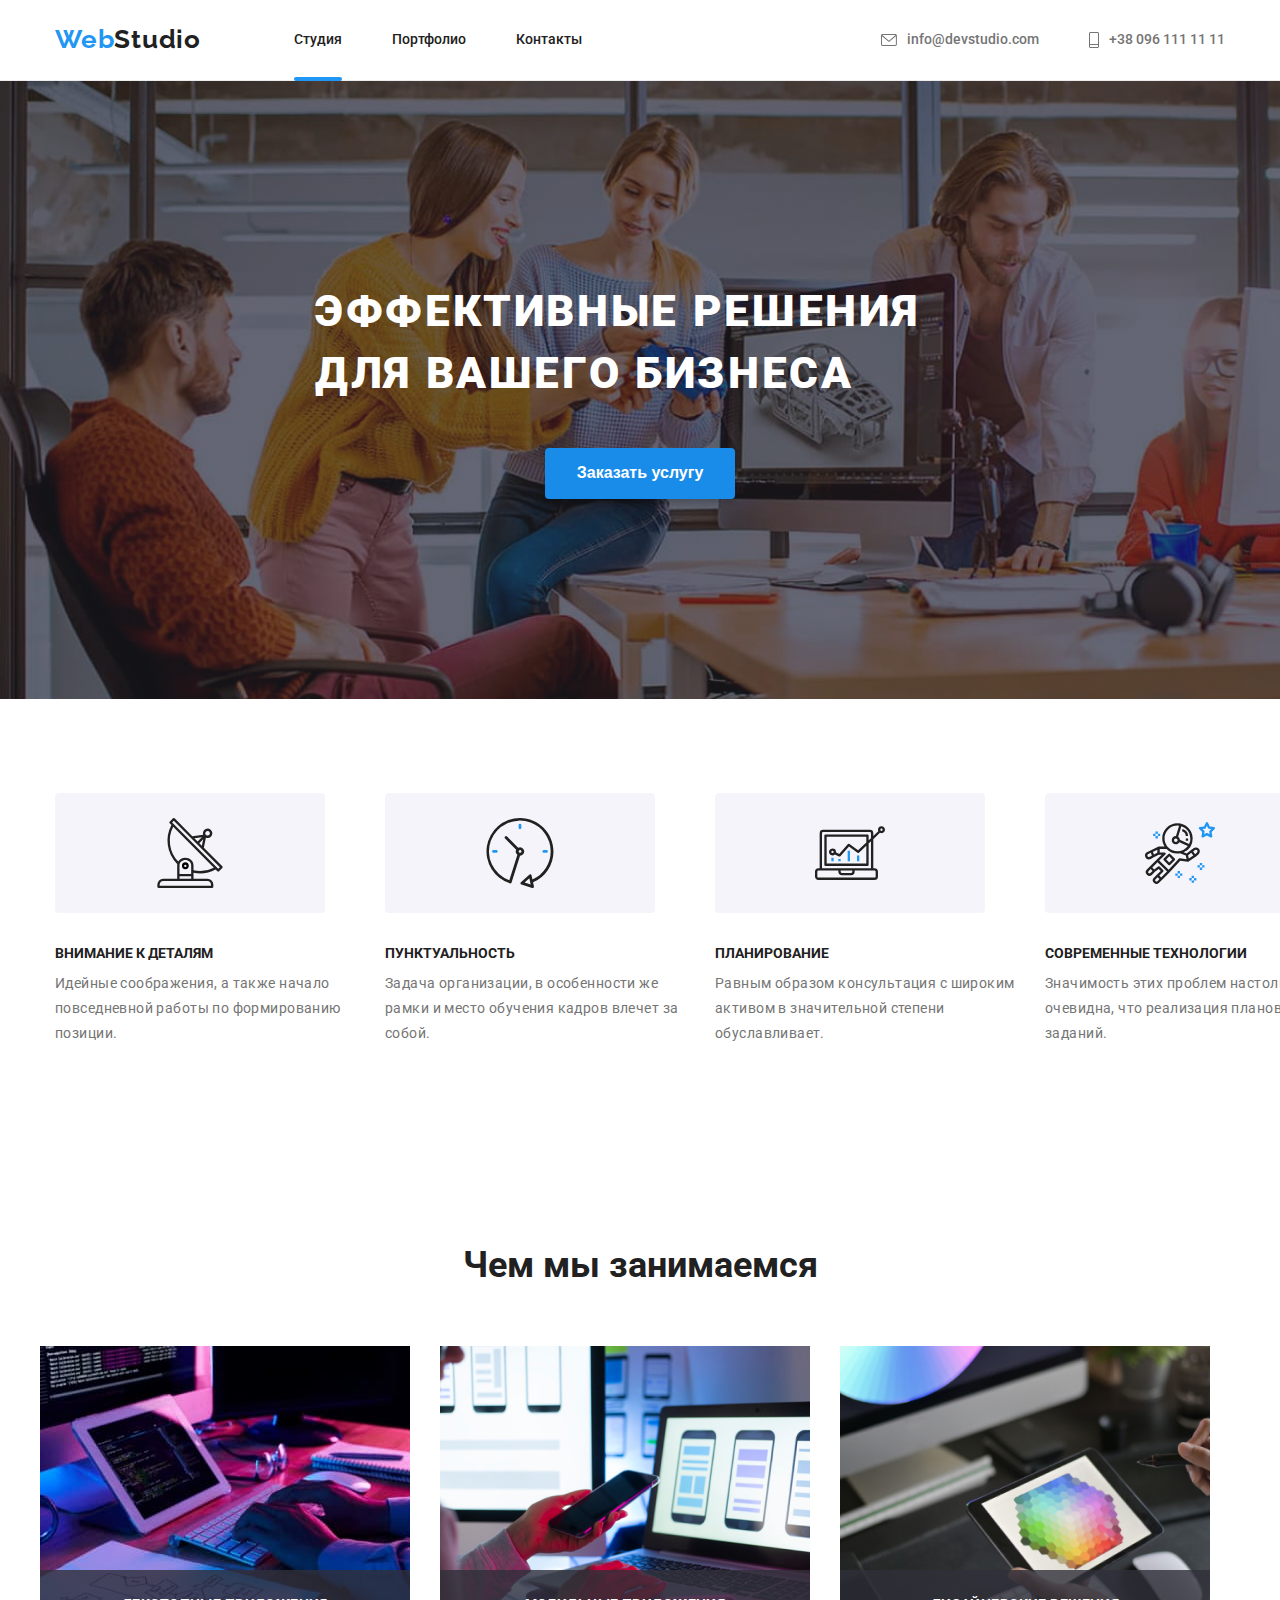
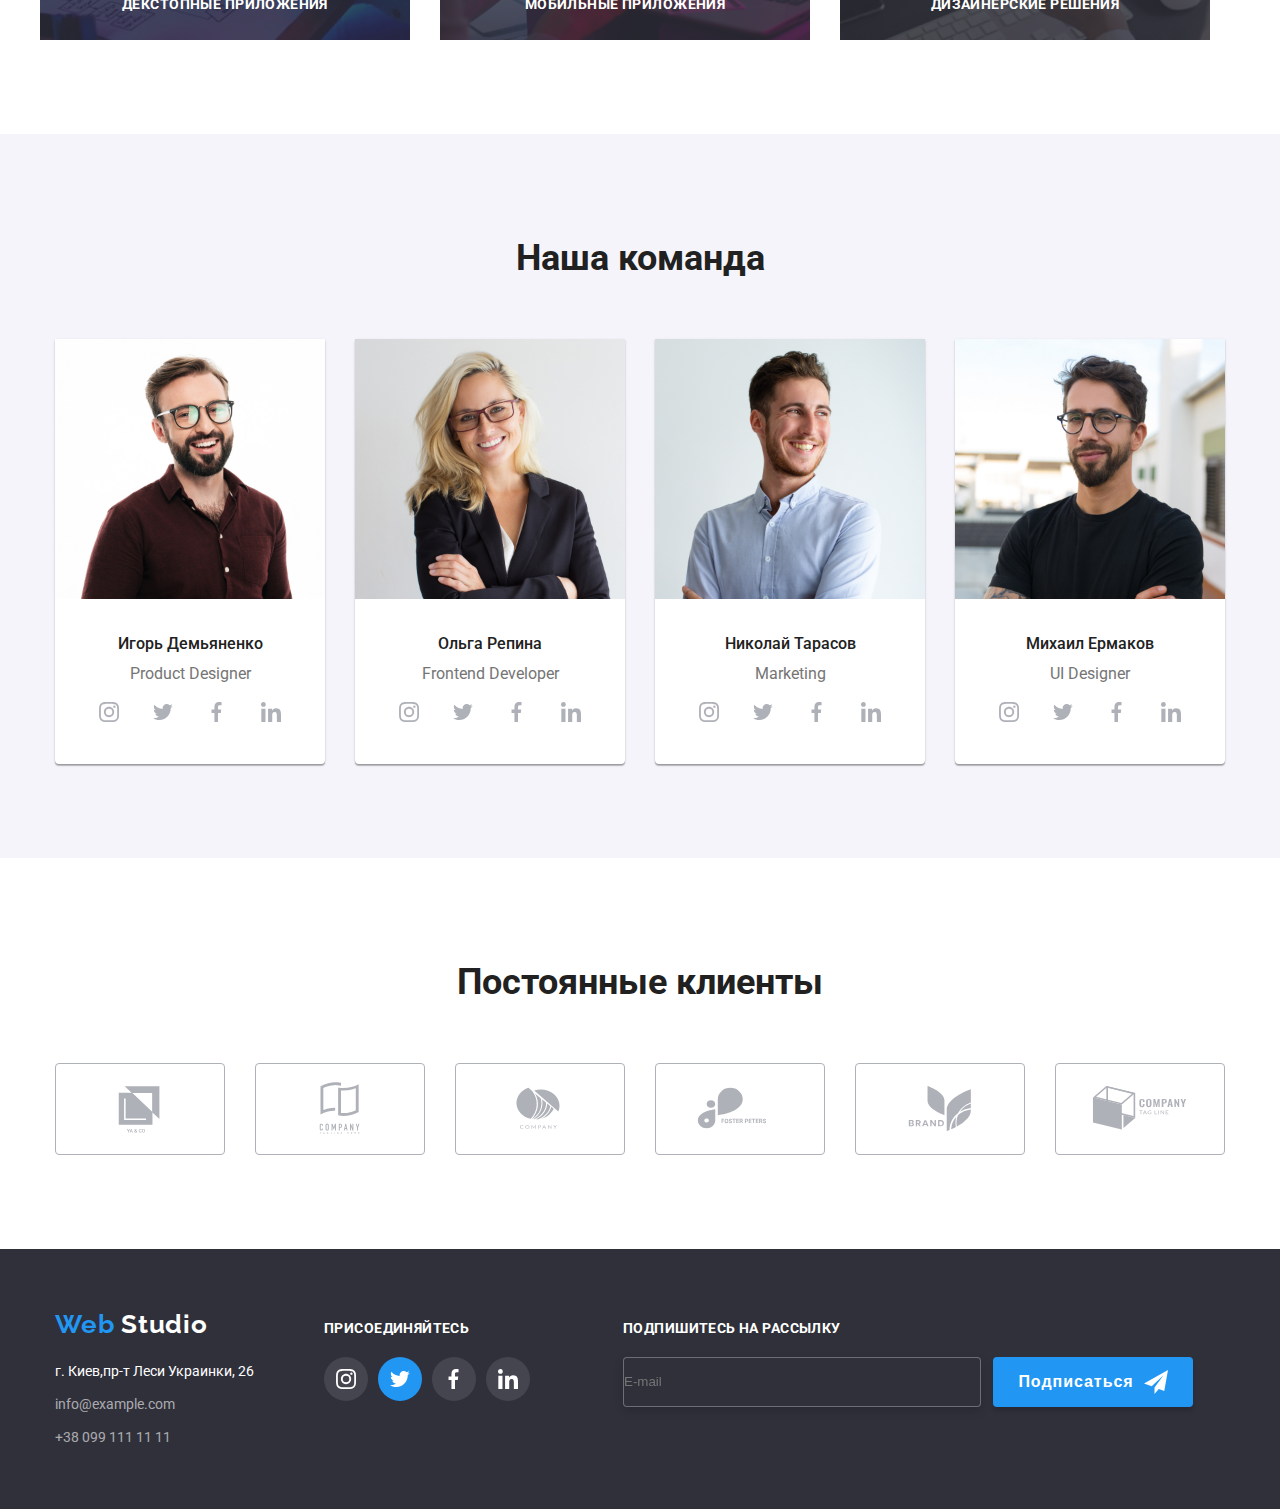
<file: index.html>
<!DOCTYPE html>
<html lang="en">
	<head>
		<title>WebStudio</title>
		<link rel="preconnect" href="https://fonts.googleapis.com" />
		<link rel="preconnect" href="https://fonts.gstatic.com" crossorigin />
		<link
			href="https://fonts.googleapis.com/css2?family=Montserrat:wght@400;700&family=Raleway:wght@700&family=Roboto:wght@400;500;700;900&display=swap"
			rel="stylesheet"
		/>
		<link href="https://cdnjs.cloudflare.com/ajax/libs/modern-normalize/1.1.0/modern-normalize.min.css" />
		<link rel="stylesheet" href="./css/reset.css" />
		<link rel="stylesheet" href="./css/styles.css" />
	</head>
	<body>
		<!--Header of the site-->
		<header>
			<div class="container">
				<nav>
					<a href="" class="logo">
						Web
						<span class="logo-color">Studio</span>
					</a>
					<ul class="main-links">
						<li><a href="" class="links underline">Студия</a></li>
						<li><a href="./portfolio.html" class="links">Портфолио</a></li>
						<li><a href="" class="links">Контакты</a></li>
					</ul>
				</nav>
				<ul class="main-contacts">
					<li>
						<a href="mailto:info@devstudio.com" class="contacts">
							<svg class="mail-icon" width="16" height="12">
								<use href="./images/sprite.svg#icon-envelope"></use>
							</svg>
							info@devstudio.com
						</a>
					</li>
					<li>
						<a href="tel:+380961111111" class="contacts">
							<svg class="mail-icon" width="10" height="16">
								<use href="./images/sprite.svg#icon-phone"></use>
							</svg>
							+38 096 111 11 11
						</a>
					</li>
				</ul>
			</div>
		</header>
		<main class="page-main">
			<!--Hero-->
			<div class="backdrop is-hidden" data-modal>
				<div class="modal">
					<button type="button" class="modal-cross" data-modal-close>
						<p class="cross">&#10006;</p>
					</button>
					<form>
						<b class="modal-headline">Оставьте свои данные, мы вам перезвоним</b>
					</form>
				</div>
			</div>
			<section class="hero">
				<h1 class="title">ЭФФЕКТИВНЫЕ РЕШЕНИЯ ДЛЯ ВАШЕГО БИЗНЕСА</h1>
				<button type="button" class="title-button" data-modal-open>Заказать услугу</button>
			</section>
			<!--Benefits-->
			<section class="section">
				<h2 class="hidden">Плюсы работы с WebStudio</h2>
				<div class="container">
					<ul class="our-benefits">
						<li class="advantages">
							<svg>
								<use href="./images/sprite.svg#icon-antenna" width="270" height="120"></use>
							</svg>
							<h3 class="benefits">ВНИМАНИЕ К ДЕТАЛЯМ</h3>
							<p class="sub-title">Идейные соображения, а также начало повседневной работы по формированию позиции.</p>
						</li>
						<li class="advantages">
							<svg>
								<use href="./images/sprite.svg#icon-clock" width="270" height="120"></use>
							</svg>
							<h3 class="benefits">ПУНКТУАЛЬНОСТЬ</h3>
							<p class="sub-title">
								Задача организации, в особенности же рамки и место обучения кадров влечет за собой.
							</p>
						</li>
						<li class="advantages">
							<svg>
								<use href="./images/sprite.svg#icon-diagram" width="270" height="120"></use>
							</svg>
							<h3 class="benefits">ПЛАНИРОВАНИЕ</h3>
							<p class="sub-title">
								Равным образом консультация с широким активом в значительной степени обуславливает.
							</p>
						</li>
						<li class="advantages">
							<svg>
								<use href="./images/sprite.svg#icon-astronaut" width="270" height="120"></use>
							</svg>
							<h3 class="benefits">СОВРЕМЕННЫЕ ТЕХНОЛОГИИ</h3>
							<p class="sub-title">Значимость этих проблем настолько очевидна, что реализация плановых заданий.</p>
						</li>
					</ul>
				</div>
			</section>
			<!--Our mission-->
			<section class="section">
				<h2 class="section-title">Чем мы занимаемся</h2>
				<div class="container">
					<ul class="our-mission">
						<li>
							<div class="mission-image">
								<img src="./images/img(1).jpg" alt="Комп'ютер с кодом" width="370" height="294" />
								<h3 class="mission-text">ДЕКСТОПНЫЕ ПРИЛОЖЕНИЯ</h3>
							</div>
						</li>
						<li>
							<div class="mission-image">
								<img src="./images/img(2).jpg" alt="Разработка на телефоне и комп'ютере" width="370" height="294" />
								<h3 class="mission-text">МОБИЛЬНЫЕ ПРИЛОЖЕНИЯ</h3>
							</div>
						</li>
						<li>
							<div class="mission-image">
								<img src="./images/img(3).jpg" alt="Планшет и ручка" width="370" height="294" />
								<h3 class="mission-text">ДИЗАЙНЕРСКИЕ РЕШЕНИЯ</h3>
							</div>
						</li>
					</ul>
				</div>
			</section>
			<!--Our team-->
			<section class="section team-section">
				<div class="container">
					<h2 class="section-title">Наша команда</h2>
					<ul class="team">
						<li class="team-items">
							<img src="./images/img(5).jpg" alt="Дизайнер продуктов" width="270" height="260" />
							<div class="team-thumb">
								<h3 class="team-title">Игорь Демьяненко</h3>
								<p class="team-text">Product Designer</p>
								<ul class="social-links">
									<li class="icon-clients">
										<a class="icons-design" href="">
											<svg class="networks" width="20" height="20">
												<use href="images/sprite.svg#icon-instagram"></use>
											</svg>
										</a>
									</li>
									<li class="links-design">
										<a class="icons-design" href="">
											<svg class="networks" width="20" height="20">
												<use href="images/sprite.svg#icon-twitter"></use>
											</svg>
										</a>
									</li>
									<li class="links-design">
										<a class="icons-design" href="">
											<svg class="networks" width="20" height="20">
												<use href="images/sprite.svg#icon-facebook"></use>
											</svg>
										</a>
									</li>
									<li class="links-design">
										<a class="icons-design" href="">
											<svg class="networks" width="20" height="20">
												<use href="images/sprite.svg#icon-linkedin"></use>
											</svg>
										</a>
									</li>
								</ul>
							</div>
						</li>
						<li class="team-items">
							<img src="./images/img(6).jpg" alt="Фронт-енд разработчик" width="270" height="260" />
							<div class="team-thumb">
								<h3 class="team-title">Ольга Репина</h3>
								<p class="team-text">Frontend Developer</p>
								<ul class="social-links">
									<li class="links-design">
										<a class="icons-design" href="">
											<svg class="networks" width="20" height="20">
												<use href="images/sprite.svg#icon-instagram"></use>
											</svg>
										</a>
									</li>
									<li class="links-design">
										<a class="icons-design" href="">
											<svg class="networks" width="20" height="20">
												<use href="images/sprite.svg#icon-twitter"></use>
											</svg>
										</a>
									</li>
									<li class="links-design">
										<a class="icons-design" href="">
											<svg class="networks" width="20" height="20">
												<use href="images/sprite.svg#icon-facebook"></use>
											</svg>
										</a>
									</li>
									<li class="links-design">
										<a class="icons-design" href="">
											<svg class="networks" width="20" height="20">
												<use href="images/sprite.svg#icon-linkedin"></use>
											</svg>
										</a>
									</li>
								</ul>
							</div>
						</li>
						<li class="team-items">
							<img src="./images/img(7).jpg" alt="Маркетолог" width="270" height="260" />
							<div class="team-thumb">
								<h3 class="team-title">Николай Тарасов</h3>
								<p class="team-text">Marketing</p>
								<ul class="social-links">
									<li class="links-design">
										<a class="icons-design" href="">
											<svg class="networks" width="20" height="20">
												<use href="images/sprite.svg#icon-instagram"></use>
											</svg>
										</a>
									</li>
									<li class="links-design">
										<a class="icons-design" href="">
											<svg class="networks" width="20" height="20">
												<use href="images/sprite.svg#icon-twitter"></use>
											</svg>
										</a>
									</li>
									<li class="links-design">
										<a class="icons-design" href="">
											<svg class="networks" width="20" height="20">
												<use href="images/sprite.svg#icon-facebook"></use>
											</svg>
										</a>
									</li>
									<li class="links-design">
										<a class="icons-design" href="">
											<svg class="networks" width="20" height="20">
												<use href="images/sprite.svg#icon-linkedin"></use>
											</svg>
										</a>
									</li>
								</ul>
							</div>
						</li>
						<li class="team-items">
							<img src="./images/img(8).jpg" alt="Дизайнер" width="270" height="260" />
							<div class="team-thumb">
								<h3 class="team-title">Михаил Ермаков</h3>
								<p class="team-text">UI Designer</p>
								<ul class="social-links">
									<li class="links-design">
										<a class="icons-design" href="">
											<svg class="networks" width="20" height="20">
												<use href="images/sprite.svg#icon-instagram"></use>
											</svg>
										</a>
									</li>
									<li class="links-design">
										<a class="icons-design" href="">
											<svg class="networks" width="20" height="20">
												<use href="images/sprite.svg#icon-twitter"></use>
											</svg>
										</a>
									</li>
									<li class="links-design">
										<a class="icons-design" href="">
											<svg class="networks" width="20" height="20">
												<use href="images/sprite.svg#icon-facebook"></use>
											</svg>
										</a>
									</li>
									<li class="links-design">
										<a class="icons-design" href="">
											<svg class="networks" width="20" height="20">
												<use href="images/sprite.svg#icon-linkedin"></use>
											</svg>
										</a>
									</li>
								</ul>
							</div>
						</li>
					</ul>
				</div>
			</section>
			<section class="section">
				<div class="container">
					<h2 class="section-title">Постоянные клиенты</h2>
					<ul class="customers">
						<li class="customers-item">
							<a class="customers-link" href="">
								<svg class="customers-icon">
									<use href="images/sprite.svg#icon-client1"></use>
								</svg>
							</a>
						</li>
						<li class="customers-item">
							<a class="customers-link" href="">
								<svg class="customers-icon">
									<use href="images/sprite.svg#icon-client2"></use>
								</svg>
							</a>
						</li>
						<li class="customers-item">
							<a class="customers-link" href="">
								<svg class="customers-icon">
									<use href="images/sprite.svg#icon-client3"></use>
								</svg>
							</a>
						</li>
						<li class="customers-item">
							<a class="customers-link" href="">
								<svg class="customers-icon">
									<use href="images/sprite.svg#icon-client4"></use>
								</svg>
							</a>
						</li>
						<li class="customers-item">
							<a class="customers-link" href="">
								<svg class="customers-icon">
									<use href="images/sprite.svg#icon-client5"></use>
								</svg>
							</a>
						</li>
						<li class="customers-item">
							<a class="customers-link" href="">
								<svg class="customers-icon">
									<use href="images/sprite.svg#icon-client6"></use>
								</svg>
							</a>
						</li>
					</ul>
				</div>
			</section>
		</main>
		<!--Footer-->
		<footer class="footer">
			<div class="footer-container container">
				<div class="footer-first">
					<a href="" class="logo">
						Web
						<span class="logo-footer">Studio</span>
					</a>
					<address class="address">г. Киев,пр-т Леси Украинки, 26</address>
					<ul>
						<li>
							<a href="mailto:info@example.com" class="communication">info@example.com</a>
						</li>
						<li>
							<a href="tel:+380991111111" class="communication">+38 099 111 11 11</a>
						</li>
					</ul>
				</div>
				<div class="social-networks">
					<h2 class="footer-title">ПРИСОЕДИНЯЙТЕСЬ</h2>
					<ul class="footer-icons">
						<li class="social-links-design">
							<a class="networks-design" href="">
								<svg class="networks" width="20" height="20">
									<use href="images/sprite.svg#icon-instagram"></use>
								</svg>
							</a>
						</li>
						<li class="social-links-design">
							<a class="networks-design twitter" href="">
								<svg class="networks" width="20" height="20">
									<use href="images/sprite.svg#icon-twitter"></use>
								</svg>
							</a>
						</li>
						<li class="social-links-design">
							<a class="networks-design" href="">
								<svg class="networks" width="20" height="20">
									<use href="images/sprite.svg#icon-facebook"></use>
								</svg>
							</a>
						</li>
						<li class="social-links-design">
							<a class="networks-design" href="">
								<svg class="networks" width="20" height="20">
									<use href="images/sprite.svg#icon-linkedin"></use>
								</svg>
							</a>
						</li>
					</ul>
				</div>
				<div class="subscribe-footer">
					<h2 class="footer-title">ПОДПИШИТЕСЬ НА РАССЫЛКУ</h2>
					<div class="subscribe-form">
						<form class="e-mail-form">
							<label for="mail"></label>
							<input class="mail-input" type="email" name="mail" placeholder="E-mail" id="mail" />
							<button class="subscribe-button" type="submit">
								Подписаться
								<svg class="telegram-svg" width="24" height="24">
									<use href="images/sprite.svg#icon-telegram"></use>
								</svg>
							</button>
						</form>
					</div>
				</div>
			</div>
		</footer>
		<script src="./js/modal.js"></script>
	</body>
</html>
</file>
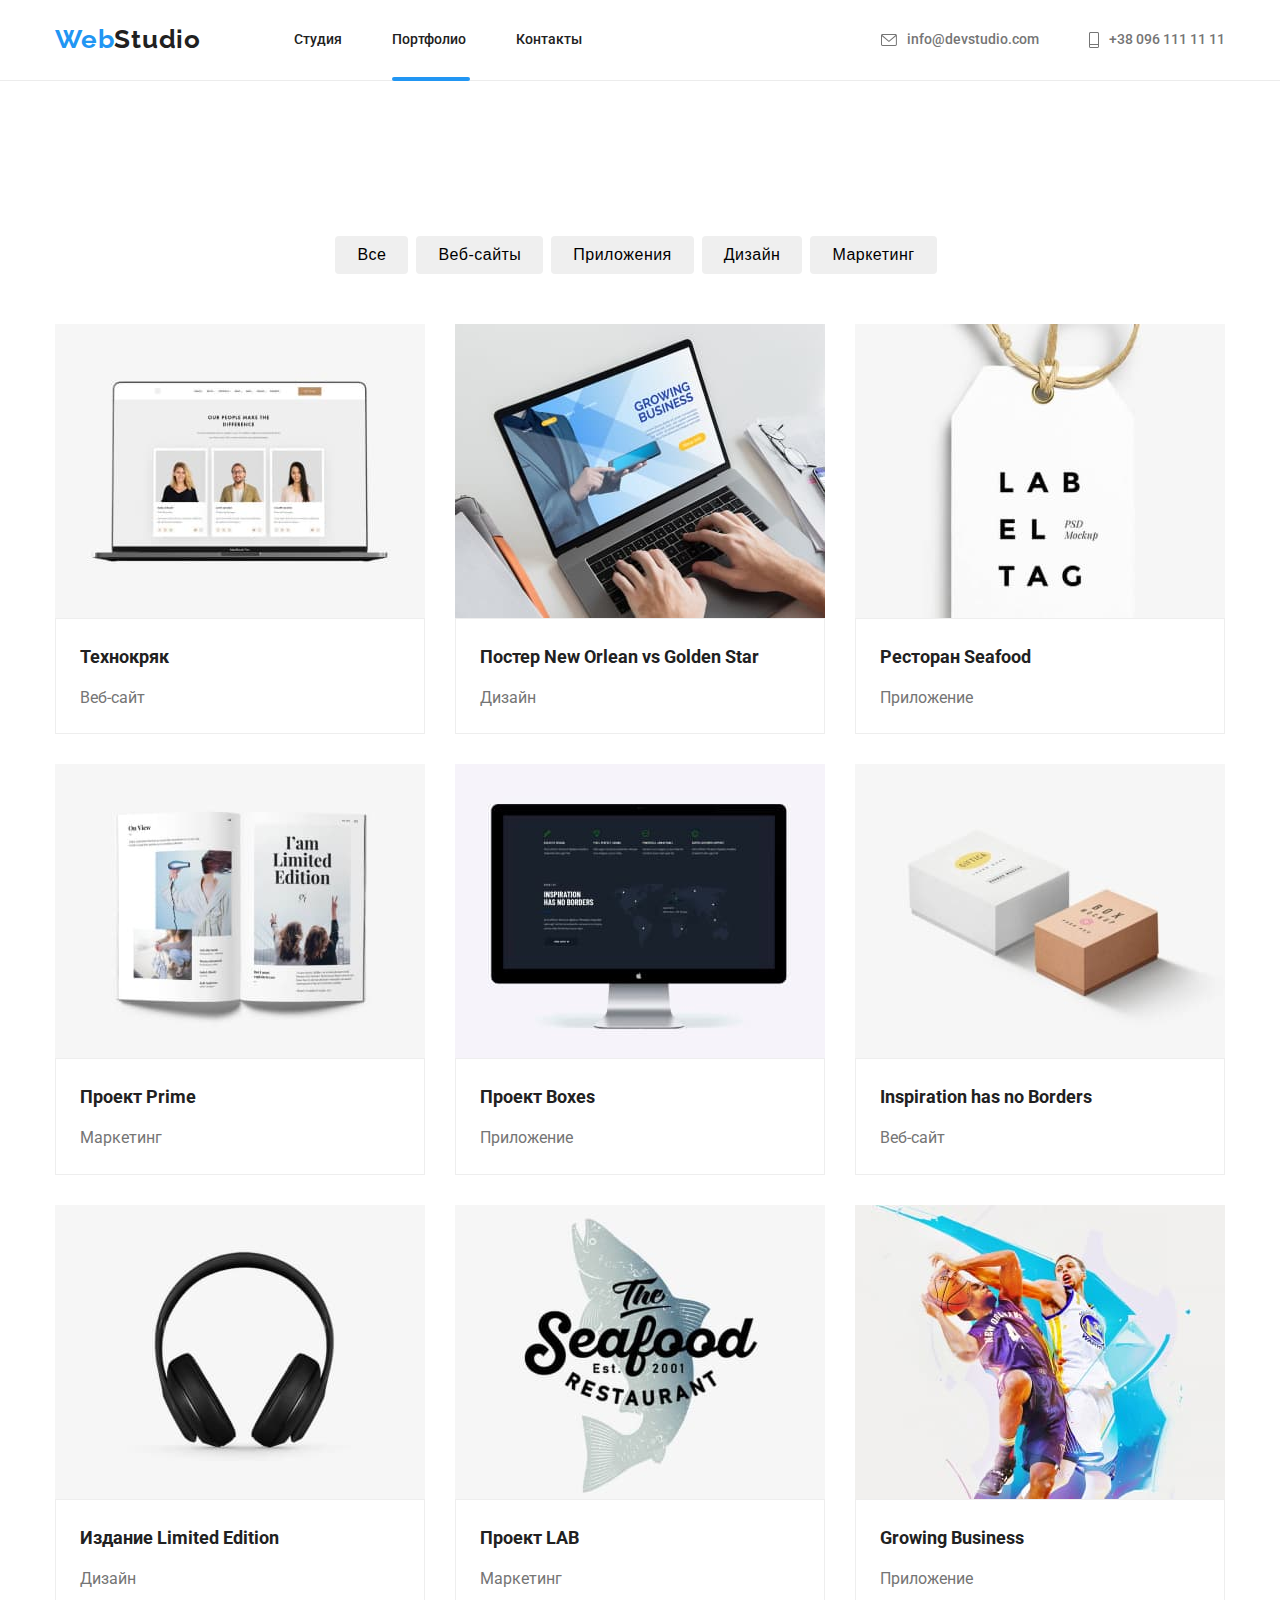
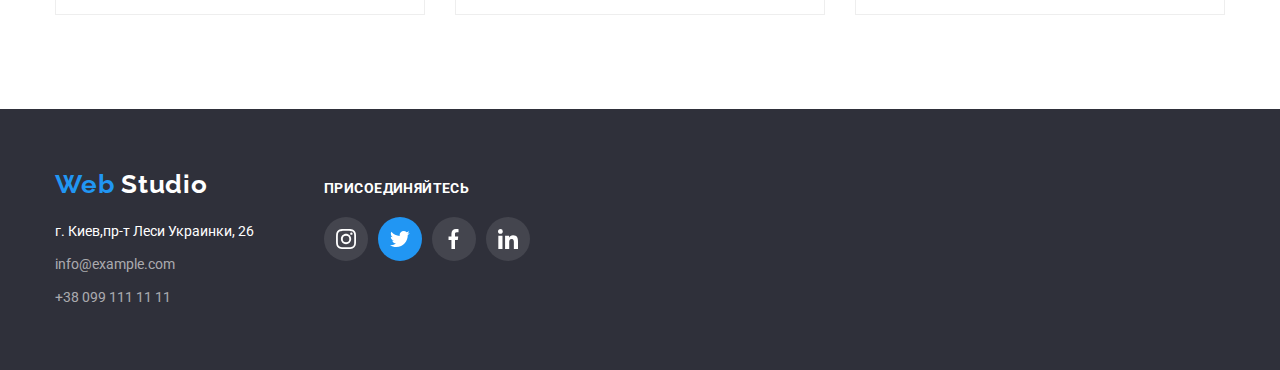
<file: portfolio.html>
<!DOCTYPE html>
<html lang="en">
	<head>
		<title>WebStudio</title>
		<link rel="preconnect" href="https://fonts.googleapis.com" />
		<link rel="preconnect" href="https://fonts.gstatic.com" crossorigin />
		<link
			href="https://fonts.googleapis.com/css2?family=Montserrat:wght@400;700&family=Raleway:wght@700&family=Roboto:wght@400;500;700;900&display=swap"
			rel="stylesheet"
		/>
		<link href="https://cdnjs.cloudflare.com/ajax/libs/modern-normalize/1.1.0/modern-normalize.min.css" />
		<link rel="stylesheet" href="./css/reset.css" />
		<link rel="stylesheet" href="./css/styles.css" />
	</head>
	<body>
		<!--Header of the site-->
		<header>
			<div class="container">
				<nav>
					<a href="" class="logo">
						Web
						<span class="logo-color">Studio</span>
					</a>
					<ul class="main-links">
						<li><a href="./index.html" class="links">Студия</a></li>
						<li><a href="" class="links line">Портфолио</a></li>
						<li><a href="" class="links">Контакты</a></li>
					</ul>
				</nav>
				<ul class="main-contacts">
					<li>
						<a href="mailto:info@devstudio.com" class="contacts">
							<svg class="mail-icon" width="16" height="12">
								<use href="./images/sprite.svg#icon-envelope"></use>
							</svg>
							info@devstudio.com
						</a>
					</li>
					<li>
						<a href="tel:+380961111111" class="contacts">
							<svg class="mail-icon" width="10" height="16">
								<use href="./images/sprite.svg#icon-phone"></use>
							</svg>
							+38 096 111 11 11
						</a>
					</li>
				</ul>
			</div>
		</header>
		<main>
			<section class="section">
				<div class="container">
					<h1 class="portfolio-header">Портфолио</h1>
					<ul class="portfolio-buttons">
						<li><button type="button" class="button-style">Все</button></li>
						<li><button type="button" class="button-style">Веб-сайты</button></li>
						<li><button type="button" class="button-style">Приложения</button></li>
						<li><button type="button" class="button-style">Дизайн</button></li>
						<li><button type="button" class="button-style">Маркетинг</button></li>
					</ul>
					<ul class="clients">
						<li class="clients-photo">
							<a href="" class="clients-link">
								<div class="box">
									<img src="./images/img(9).jpg" alt="Веб-сайт" width="370" height="294" />
									<p class="overlay">
										Технокряк это современная площадка распространения коронавируcа. Компании используют эту платформу
										для цифрового шпионажа и атак на защищённые сервера конкурентов.
									</p>
								</div>
								<div class="clients-title">
									<h2 class="image-name">Технокряк</h2>
									<p class="image-description">Веб-сайт</p>
								</div>
							</a>
						</li>
						<li class="clients-photo">
							<a href="" class="clients-link">
								<div class="box">
									<img src="./images/img(10).jpg" alt="Дизайн" width="370" height="294" />
									<p class="overlay">
										Технокряк это современная площадка распространения коронавируcа. Компании используют эту платформу
										для цифрового шпионажа и атак на защищённые сервера конкурентов.
									</p>
								</div>
								<div class="clients-title">
									<h2 class="image-name">Постер New Orlean vs Golden Star</h2>
									<p class="image-description">Дизайн</p>
								</div>
							</a>
						</li>
						<li class="clients-photo">
							<a href="" class="clients-link">
								<div class="box">
									<img src="./images/img(11).jpg" alt="Приложение для ресторана" width="370" height="294" />
									<p class="overlay">
										Технокряк это современная площадка распространения коронавируcа. Компании используют эту платформу
										для цифрового шпионажа и атак на защищённые сервера конкурентов.
									</p>
								</div>
								<div class="clients-title">
									<h2 class="image-name">Ресторан Seafood</h2>
									<p class="image-description">Приложение</p>
								</div>
							</a>
						</li>
						<li class="clients-photo">
							<a href="" class="clients-link">
								<div class="box">
									<img src="./images/img(12).jpg" alt="Маркетинговый проект" width="370" height="294" />
									<p class="overlay">
										Технокряк это современная площадка распространения коронавируcа. Компании используют эту платформу
										для цифрового шпионажа и атак на защищённые сервера конкурентов.
									</p>
								</div>
								<div class="clients-title">
									<h2 class="image-name">Проект Prime</h2>
									<p class="image-description">Маркетинг</p>
								</div>
							</a>
						</li>
						<li class="clients-photo">
							<a href="" class="clients-link">
								<div class="box">
									<img src="./images/img(13).jpg" alt="Приложение" width="370" height="294" />
									<p class="overlay">
										Технокряк это современная площадка распространения коронавируcа. Компании используют эту платформу
										для цифрового шпионажа и атак на защищённые сервера конкурентов.
									</p>
								</div>
								<div class="clients-title">
									<h2 class="image-name">Проект Boxes</h2>
									<p class="image-description">Приложение</p>
								</div>
							</a>
						</li>
						<li class="clients-photo">
							<a href="" class="clients-link">
								<div class="box">
									<img src="./images/img(14).jpg" alt="Веб-сайт" width="370" height="294" />
									<p class="overlay">
										Технокряк это современная площадка распространения коронавируcа. Компании используют эту платформу
										для цифрового шпионажа и атак на защищённые сервера конкурентов.
									</p>
								</div>
								<div class="clients-title">
									<h2 class="image-name">Inspiration has no Borders</h2>
									<p class="image-description">Веб-сайт</p>
								</div>
							</a>
						</li>
						<li class="clients-photo">
							<a href="" class="clients-link">
								<div class="box">
									<img src="./images/img(15).jpg" alt="Дизайн для издания" width="370" height="294" />
									<p class="overlay">
										Технокряк это современная площадка распространения коронавируcа. Компании используют эту платформу
										для цифрового шпионажа и атак на защищённые сервера конкурентов.
									</p>
								</div>
								<div class="clients-title">
									<h2 class="image-name">Издание Limited Edition</h2>
									<p class="image-description">Дизайн</p>
								</div>
							</a>
						</li>
						<li class="clients-photo">
							<a href="" class="clients-link">
								<div class="box">
									<img src="./images/img(16).jpg" alt="Маркетинговый проект" width="370" height="294" />
									<p class="overlay">
										Технокряк это современная площадка распространения коронавируcа. Компании используют эту платформу
										для цифрового шпионажа и атак на защищённые сервера конкурентов.
									</p>
								</div>
								<div class="clients-title">
									<h2 class="image-name">Проект LAB</h2>
									<p class="image-description">Маркетинг</p>
								</div>
							</a>
						</li>
						<li class="clients-photo">
							<a href="" class="clients-link">
								<div class="box">
									<img src="./images/img(17).jpg" alt="Приложение для бизнеса" width="370" height="294" />
									<p class="overlay">
										Технокряк это современная площадка распространения коронавируcа. Компании используют эту платформу
										для цифрового шпионажа и атак на защищённые сервера конкурентов.
									</p>
								</div>
								<div class="clients-title">
									<h2 class="image-name">Growing Business</h2>
									<p class="image-description">Приложение</p>
								</div>
							</a>
						</li>
					</ul>
				</div>
			</section>
		</main>
		<!--Footer-->
		<footer class="footer">
			<div class="footer-container container">
				<div class="footer-first">
					<a href="" class="logo">
						Web
						<span class="logo-footer">Studio</span>
					</a>
					<address class="address">г. Киев,пр-т Леси Украинки, 26</address>
					<ul>
						<li><a href="mailto:info@example.com" class="communication">info@example.com</a></li>
						<li><a href="tel:+380991111111" class="communication">+38 099 111 11 11</a></li>
					</ul>
				</div>
				<div class="social-networks">
					<h2 class="footer-title">ПРИСОЕДИНЯЙТЕСЬ</h2>
					<ul class="footer-icons">
						<li class="social-links-design">
							<a class="networks-design" href="">
								<svg class="networks" width="20" height="20">
									<use href="images/sprite.svg#icon-instagram"></use>
								</svg>
							</a>
						</li>
						<li class="social-links-design">
							<a class="networks-design twitter" href="">
								<svg class="networks" width="20" height="20">
									<use href="images/sprite.svg#icon-twitter"></use>
								</svg>
							</a>
						</li>
						<li class="social-links-design">
							<a class="networks-design" href="">
								<svg class="networks" width="20" height="20">
									<use href="images/sprite.svg#icon-facebook"></use>
								</svg>
							</a>
						</li>
						<li class="social-links-design">
							<a class="networks-design" href="">
								<svg class="networks" width="20" height="20">
									<use href="images/sprite.svg#icon-linkedin"></use>
								</svg>
							</a>
						</li>
					</ul>
				</div>
			</div>
		</footer>
	</body>
</html>
</file>
<file: css/styles.css>
:root {
	--main-color: #212121;
	--sec-color: #757575;
	--active-color: #2196f3;
}
body {
	font-family: "Roboto", sans-serif;
	font-style: normal;
	font-size: 14px;
	color: #212121;
}
.section {
	padding: 94px 0;
}
.container {
	padding: 0 15px;
	width: 1200px;
	margin: 0 auto;
}
.hidden {
	overflow: hidden;
	opacity: 0;
	width: 1px;
	height: 1px;
	margin-bottom: -1px;
}
/*------header-----*/
nav,
.main-links,
.main-contacts,
header .container {
	display: flex;
	justify-content: space-between;
}
header .logo {
	display: flex;
	margin-right: 93px;
	align-items: center;
}
.logo {
	font-family: "Raleway", sans-serif;
	font-style: normal;
	font-weight: bold;
	font-size: 26px;
	line-height: 1.2;
	color: var(--active-color);
	letter-spacing: 0.03em;
}
.logo-color {
	color: var(--main-color);
	display: inline-block;
}
.links {
	font-style: normal;
	font-weight: 500;
	font-size: 14px;
	line-height: 1.14;
	color: #212121;
	display: flex;
	margin-right: 50px;
	padding: 32px 0;
	position: relative;
}
.main-links li:last-child {
	margin: 0;
}
.underline::after {
	content: "";
	width: 48px;
	height: 4px;
	background: #2196f3;
	border-radius: 2px;
	position: absolute;
	bottom: -1px;
}
.contacts {
	font-style: normal;
	font-weight: 500;
	font-size: 14px;
	line-height: 1.14;
	color: #757575;
	padding: 32px 0;
	margin-left: 50px;
	display: flex;
	align-items: center;
}

.main-contacts li:first-child {
	margin: 0;
}
header {
	border-bottom: 1px solid #ececec;
}
.links:hover {
	color: var(--active-color);
}
.contacts:hover {
	color: var(--active-color);
}
/*-----first section----*/

.hero {
	background-color: #2f303a;
	padding: 200px 0;
	max-width: 1600px;
	margin: 0 auto;
	background-color: #c4c4c4;
	background-image: linear-gradient(rgba(47, 48, 58, 0.4), rgba(47, 48, 58, 0.4)), url(../images/img\(18\).jpg);
	background-repeat: no-repeat;
	background-size: cover;
}
.title {
	font-weight: 900;
	font-size: 44px;
	line-height: 1.4;
	color: #ffffff;
	letter-spacing: 0.06em;
	max-width: 650px;
	margin: 0 auto;
}
.title-button {
	font-weight: bold;
	font-size: 16px;
	line-height: 1.9;
	color: #fff;
	background-color: #188ce8;
	display: block;
	margin: 0 auto;
	border-radius: 4px;
	box-shadow: 0px 4px 4px rgba(0, 0, 0, 0.15);
	margin-top: 44px;
	padding: 10px 32px;
}
/*----benefits of work with us-----*/

.our-benefits {
	display: flex;
}

.benefits {
	font-weight: 700px;
	font-size: 14px;
	line-height: 1.1;
	margin-right: 30px;
}
.advantages {
	margin-right: 30px;
}
.sub-title {
	font-weight: 400px;
	font-size: 14px;
	line-height: 1.8;
	color: #757575;
	padding-top: 10px;
	letter-spacing: 0.03em;
}
.benefits-section li:last-child {
	margin-right: 0;
}
/*----our mission------*/
.our-mission {
	display: flex;
	justify-content: center;
}

.mission-image {
	display: flex;
	margin-right: 30px;
	background: rgba(47, 48, 58, 0.8);
	position: relative;
	width: 370px;
	text-align: center;
}
.mission-text {
	font-size: 14px;
	line-height: 1.14;
	letter-spacing: 0.03em;
	text-transform: uppercase;
	color: #ffffff;
	width: 370px;
	height: 70px;
	background: rgba(47, 48, 58, 0.8);
	position: absolute;
	bottom: 0;
	margin: 0;
	padding-top: 27px;
}
.section-title {
	font-weight: 700;
	font-size: 36px;
	line-height: 1.7;
	text-align: center;
	margin-bottom: 50px;
}
/*-----Our team------*/
.team-section {
	background-color: #f5f4fa;
}
.team {
	display: flex;
}
.team-items {
	text-align: center;
	background-color: #fff;
	box-shadow: 0px 1px 3px rgba(0, 0, 0, 0.12), 0px 1px 1px rgba(0, 0, 0, 0.14), 0px 2px 1px rgba(0, 0, 0, 0.2);
	border-radius: 0px 0px 4px 4px;
}

.team-items:not(:last-child) {
	margin-right: 30px;
}
.sub-benefits {
	font-size: 14px;
	line-height: 1.7;
}
.team-thumb {
	padding-top: 30px;
	padding-bottom: 30px;
}
.team-title {
	font-weight: 500;
	font-size: 16px;
	line-height: 1.9;
}
.team-text {
	font-size: 16px;
	line-height: 1.9;
	color: #757575;
}
.icons-design {
	display: flex;
	justify-content: center;
	align-items: center;
	width: 44px;
	height: 44px;
	border-radius: 50%;
	fill: #afb1b8;
	background: rgba(255, 255, 255, 0.1);
}
.icons-design:hover,
.icons-design:focus {
	background: #2196f3;
	fill: #fff;
}
.links-design:not(:first-child) {
	margin-left: 10px;
}
/*-------Customers--------*/
.customers {
	display: flex;
}
.customers-item {
	width: 170px;
	height: 92px;
}
.customers-item:not(:last-child) {
	margin-right: 30px;
}
.customers-link {
	display: flex;
	align-items: center;
	justify-content: center;
	width: 100%;
	height: 100%;
	border: 1px solid #afb1b8;
	border-radius: 4px;
	color: #afb1b8;
}
.customers-link:hover,
.customers-link:focus {
	color: var(--active-color);
	border-color: var(--active-color);
}

.customers-icon {
	fill: currentColor;
	width: 106px;
	height: 60px;
}

/*-----footer-----*/
.logo-footer {
	display: inline-block;
	color: #fff;
}
.footer {
	background: #2f303a;
	padding: 60px 0;
}

.address,
.communication {
	font-family: Roboto;
	font-style: normal;
	font-weight: normal;
	font-size: 14px;
	line-height: 1.7;
	color: #ffffff;
	background-color: #2f303a;
	display: flex;
}
.address {
	padding-top: 20px;
}
.communication {
	color: rgba(255, 255, 255, 0.6);
	background-color: #2f303a;
	padding-top: 9px;
}

button:hover {
	color: #fff;
	background-color: #2196f3;
}
button:focus {
	color: #212121;
	background-color: #f5f4fa;
}

.footer-title {
	font-style: normal;
	font-weight: bold;
	font-size: 14px;
	line-height: 1.14;
	letter-spacing: 0.03em;
	text-transform: uppercase;
	color: #ffffff;
}
.social-links {
	display: flex;
	justify-content: center;
}

.social-networks {
	margin-left: 70px;
}
.networks-design {
	display: flex;
	justify-content: center;
	align-items: center;
	width: 44px;
	height: 44px;
	border-radius: 50%;
	background: rgba(255, 255, 255, 0.1);
	fill: #fff;
}
.social-links-design:not(:last-child) {
	margin-right: 10px;
}
.twitter {
	background: #2196f3;
}

.footer-icons {
	display: flex;
	margin-top: 20px;
}

.footer-container {
	display: flex;
	align-items: baseline;
}
.subscribe-footer {
	margin-left: 93px;
}
.subscribe-form {
	margin-top: 20px;
}
.e-mail-form {
	display: flex;
}
.mail-input {
	background: #2f303a;
	border: 1px solid rgba(255, 255, 255, 0.3);
	filter: drop-shadow(0px 4px 4px rgba(0, 0, 0, 0.15));
	border-radius: 4px;
	width: 358px;
	height: 50px;
	margin-right: 12px;
	padding-top: 15px 0 15px 16px;
}
.subscribe-button {
	display: flex;
	align-items: center;
	font-size: 16px;
	font-weight: bold;
	line-height: 1.9;
	letter-spacing: 0.06em;
	color: #ffffff;
	justify-content: center;
	align-items: center;
	text-align: center;
	background: #2196f3;
	box-shadow: 0px 4px 4px rgba(0, 0, 0, 0.15);
	border-radius: 4px;
	width: 200px;
	height: 50px;
}
.telegram-svg {
	margin-left: 10px;
}

/*-------PORTFOLIO SECTION--------*/
/*------portfolio header-----*/

.portfolio-header {
	text-align: center;
	font-weight: bold;
	font-size: 36px;
	line-height: 1.7;
	overflow: hidden;
	opacity: 0;
	margin: 0;
	position: relative;
}
.line::after {
	content: "";
	position: absolute;
	width: 78px;
	height: 4px;
	background: #2196f3;
	border-radius: 2px;
	margin: 0;
	bottom: -1px;
}
/*-----portfolio buttons------*/

.portfolio-buttons {
	font-weight: 500;
	font-size: 16px;
	line-height: 1.6;
	letter-spacing: 0.03em;
	display: flex;
	justify-content: center;
}
.button-style {
	margin-bottom: 50px;
	font-weight: 500;
	font-size: 16px;
	line-height: 1.6;
	letter-spacing: 0.03em;
	padding: 6px 22px;
	border-radius: 4px;
	margin-right: 8px;
}
/*-----portfolio clients-----*/
.clients {
	display: flex;
	flex-wrap: wrap;
}
.clients > .clients-photo {
	flex-basis: calc(100% / 3 -30px);
	margin-right: 30px;
	margin-bottom: 30px;
	background: #ffffff;
}
.clients-photo:hover,
.clients-photo:focus {
	box-shadow: 0px 1px 1px rgba(0, 0, 0, 0.12), 0px 4px 4px rgba(0, 0, 0, 0.06), 1px 4px 6px rgba(0, 0, 0, 0.16);
}
.box {
	position: relative;
	overflow: hidden;
}

.overlay {
	position: absolute;
	height: 100%;
	width: 100%;
	background: #2196f3e5;
	font-size: 18px;
	line-height: 1.6;
	letter-spacing: 0.03em;
	color: #ffffff;
	top: 0%;
	bottom: 0%;
	transform: translateY(100%);
	transition: 250ms cubic-bezier(0.4, 0, 0.2, 1);
	padding: 60px 24px;
}
img {
	display: block;
	max-width: 100%;
	height: auto;
}
.clients-link:hover .overlay,
.clients-link:focus .overlay {
	transform: translateY(0%);
}
.clients-title {
	border: 1px solid #eeeeee;
}
.image-name {
	font-weight: bold;
	font-size: 18px;
	line-height: 2;
	padding: 20px 24px 4px 24px;
	color: #212121;
}
.image-description {
	font-weight: normal;
	font-size: 16px;
	line-height: 1.9;
	color: #757575;
	padding: 4px 24px 20px 24px;
}
.clients > .clients-photo:nth-child(3n) {
	margin-right: 0;
}
.clients > .clients-photo:nth-last-child(-n + 3) {
	margin-bottom: 0;
}
.mail-icon {
	fill: currentColor;
	margin-right: 10px;
}
.backdrop {
	position: fixed;
	width: 100%;
	height: 100%;
	background-color: rgba(0, 0, 0, 0.2);
}
.modal {
	position: absolute;
	top: 50%;
	left: 50%;
	transform: translate(-50%, -50%);
	width: 528px;
	min-height: 581px;
	background: #ffffff;
	box-shadow: 0px 1px 3px rgba(0, 0, 0, 0.12), 0px 1px 1px rgba(0, 0, 0, 0.14), 0px 2px 1px rgba(0, 0, 0, 0.2);
	border-radius: 4px;
}
.backdrop.is-hidden {
	opacity: 0;
	pointer-events: none;
	visibility: hidden;
}
.modal-cross {
	position: absolute;
	width: 30px;
	height: 30px;
	background-color: #ffffff;
	border: 1px solid rgba(0, 0, 0, 0.1);
	border-radius: 50%;
	cursor: pointer;
	top: 8px;
	right: 8px;
	transition: 0.3s linear color;
}
.cross:hover {
	color: #2196f3;
}
.modal-cross:hover {
	background-color: #fff;
}
.modal-headline {
	font-weight: bold;
	font-size: 20px;
	line-height: 1.2;
	text-align: center;
	letter-spacing: 0.03em;
}
</file>
